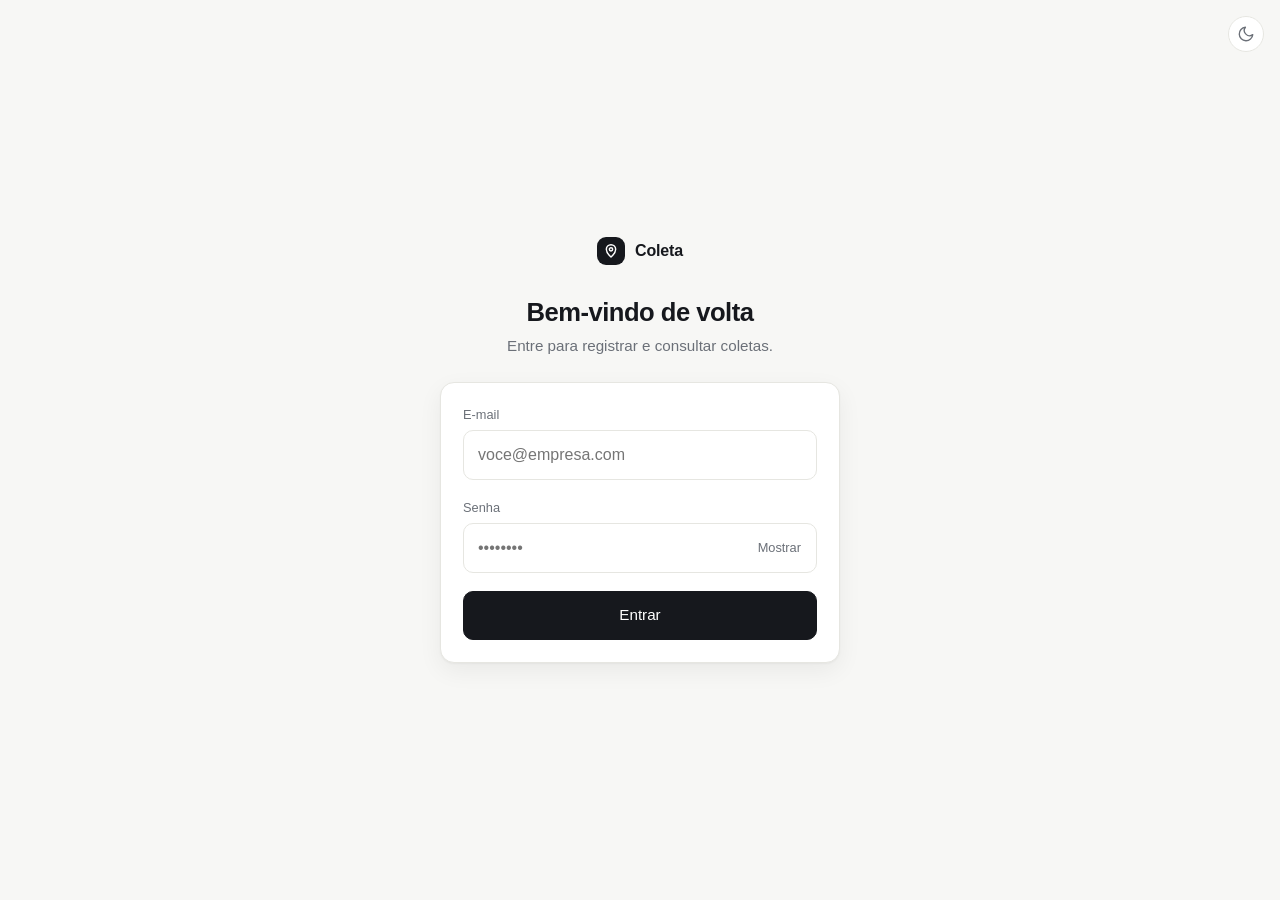
<file: index.html>
<!DOCTYPE html>
<html lang="pt-BR">

<head>
    <meta charset="UTF-8" />
    <meta name="viewport" content="width=device-width, initial-scale=1.0, viewport-fit=cover" />
    <meta name="theme-color" content="#f7f7f5" />
    <title>Entrar · Coleta</title>
    <link rel="manifest" href="manifest.json" />
    <link rel="stylesheet" href="css/style.css" />
    <script src="js/tema.js"></script>
</head>

<body>
    <script>document.write(Tema.botao("flutuante"));</script>
    <main class="login-wrap">
        <div class="login-box">
            <div class="brand">
                <span class="brand-mark"><svg viewBox="0 0 24 24" fill="none" stroke="currentColor" stroke-width="2.2" stroke-linecap="round" stroke-linejoin="round"><path d="M12 21s-7-6.2-7-11.5a7 7 0 0 1 14 0C19 14.800 12 21 12 21z"/><circle cx="12" cy="9.5" r="2.5"/></svg></span>
                Coleta
            </div>
            <h1>Bem-vindo de volta</h1>
            <p class="sub">Entre para registrar e consultar coletas.</p>

            <form id="formLogin" class="card" novalidate>
                <div id="erro" class="erro-msg" hidden></div>
                <div class="campo">
                    <label for="email">E-mail</label>
                    <input type="email" id="email" autocomplete="username" placeholder="voce@empresa.com" required />
                </div>
                <div class="campo">
                    <label for="senha">Senha</label>
                    <div class="pw">
                        <input type="password" id="senha" autocomplete="current-password" placeholder="••••••••" required />
                        <button type="button" id="verSenha">Mostrar</button>
                    </div>
                </div>
                <button type="submit" id="btnEntrar" class="btn primary block">Entrar</button>
            </form>
        </div>
    </main>

    <script src="js/common.js"></script>
    <script src="js/login.js"></script>
</body>

</html>
</file>
<file: css/style.css>
:root {
  color-scheme: light;
  --bg: #f7f7f5;
  --surface: #ffffff;
  --surface-2: #f1f1ee;
  --border: #e6e6e1;
  --text: #16181d;
  --muted: #6b7078;
  --primary: #16181d;
  --primary-text: #ffffff;
  --accent: #0d9488;
  --accent-soft: #e0f4f1;
  --warn: #b45309;
  --warn-soft: #fdf1dc;
  --danger: #b42318;
  --danger-soft: #fde8e6;
  --radius: 14px;
  --shadow: 0 1px 2px rgba(20, 20, 20, .04), 0 8px 24px rgba(20, 20, 20, .06);
  --font: "Inter", -apple-system, BlinkMacSystemFont, "Segoe UI", Roboto, sans-serif;
}

@media (prefers-color-scheme: dark) {
  :root:not([data-theme]) {
    --bg: #0e0f12;
    --surface: #17181c;
    --surface-2: #1f2025;
    --border: #2a2c32;
    --text: #ececea;
    --muted: #8d9199;
    --primary: #ececea;
    --primary-text: #0e0f12;
    --accent: #2dd4bf;
    --accent-soft: #12302d;
    --warn: #f5b14a;
    --warn-soft: #34270f;
    --danger: #ff8a80;
    --danger-soft: #3a1714;
    --shadow: 0 1px 2px rgba(0, 0, 0, .4), 0 8px 24px rgba(0, 0, 0, .35);
  }
}

:root[data-theme="dark"] {
  --bg: #0e0f12;
  --surface: #17181c;
  --surface-2: #1f2025;
  --border: #2a2c32;
  --text: #ececea;
  --muted: #8d9199;
  --primary: #ececea;
  --primary-text: #0e0f12;
  --accent: #2dd4bf;
  --accent-soft: #12302d;
  --warn: #f5b14a;
  --warn-soft: #34270f;
  --danger: #ff8a80;
  --danger-soft: #3a1714;
  --shadow: 0 1px 2px rgba(0, 0, 0, .4), 0 8px 24px rgba(0, 0, 0, .35);
  color-scheme: dark;
}

* { margin: 0; padding: 0; box-sizing: border-box; }

body {
  font-family: var(--font);
  background: var(--bg);
  color: var(--text);
  min-height: 100vh;
  line-height: 1.5;
  -webkit-font-smoothing: antialiased;
}

[hidden] { display: none !important; }

/* ---------- layout ---------- */
.app { max-width: 560px; margin: 0 auto; padding: 0 16px 48px; }
.app.wide { max-width: 1040px; }

.topbar {
  display: flex; align-items: center; justify-content: space-between;
  padding: 20px 0 16px; gap: 12px;
}
.brand { display: flex; align-items: center; gap: 10px; font-weight: 600; letter-spacing: -.01em; }
.brand-mark {
  width: 28px; height: 28px; border-radius: 9px; background: var(--primary);
  display: grid; place-items: center; color: var(--primary-text);
}
.brand-mark svg { width: 16px; height: 16px; }

.nav { display: flex; align-items: center; gap: 4px; }
.nav a, .nav button {
  font: inherit; font-size: .88rem; color: var(--muted); text-decoration: none;
  padding: 7px 12px; border-radius: 999px; border: 0; background: none; cursor: pointer;
}
.nav a:hover, .nav button:hover { background: var(--surface-2); color: var(--text); }
.nav a.ativo { background: var(--surface-2); color: var(--text); font-weight: 500; }

.page-head { margin: 8px 0 24px; }
.page-head h1 { font-size: 1.65rem; letter-spacing: -.02em; font-weight: 600; }
.page-head p { color: var(--muted); font-size: .95rem; margin-top: 2px; }

/* ---------- cards ---------- */
.card {
  background: var(--surface); border: 1px solid var(--border);
  border-radius: var(--radius); box-shadow: var(--shadow); padding: 22px;
}

/* ---------- chips ---------- */
.chip {
  display: inline-flex; align-items: center; gap: 6px; font-size: .75rem; font-weight: 500;
  padding: 4px 10px; border-radius: 999px; background: var(--surface-2); color: var(--muted);
}
.chip::before { content: ""; width: 6px; height: 6px; border-radius: 50%; background: currentColor; }
.chip.online, .chip.enviado { background: var(--accent-soft); color: var(--accent); }
.chip.offline, .chip.pendente { background: var(--warn-soft); color: var(--warn); }

/* ---------- forms ---------- */
.campo { margin-bottom: 18px; }
.campo label, .rotulo {
  display: block; font-size: .8rem; font-weight: 500; color: var(--muted); margin-bottom: 6px;
}
.campo label .opc { font-weight: 400; opacity: .7; }

input[type="text"], input[type="email"], input[type="password"], input[type="date"],
input[type="search"], select, textarea {
  width: 100%; font: inherit; font-size: 1rem; color: var(--text);
  background: var(--surface); border: 1px solid var(--border); border-radius: 10px;
  padding: 12px 14px; transition: border-color .15s, box-shadow .15s;
}
textarea { resize: vertical; min-height: 92px; }
input:focus, select:focus, textarea:focus {
  outline: none; border-color: var(--accent); box-shadow: 0 0 0 3px var(--accent-soft);
}
.grid-2 { display: grid; grid-template-columns: 1fr 1fr; gap: 12px; }
@media (max-width: 480px) { .grid-2 { grid-template-columns: 1fr; } }

/* ---------- buttons ---------- */
.btn {
  font: inherit; font-size: .95rem; font-weight: 500; cursor: pointer;
  display: inline-flex; align-items: center; justify-content: center; gap: 8px;
  padding: 12px 18px; border-radius: 10px; border: 1px solid var(--border);
  background: var(--surface); color: var(--text); text-decoration: none;
  transition: transform .1s, background .15s, opacity .15s;
}
.btn:hover { background: var(--surface-2); }
.btn:active { transform: scale(.98); }
.btn svg { width: 16px; height: 16px; flex: none; }
.btn.primary { background: var(--primary); color: var(--primary-text); border-color: var(--primary); }
.btn.primary:hover { opacity: .88; }
.btn.block { width: 100%; }
.btn:disabled { opacity: .5; cursor: not-allowed; }

/* ---------- localização ---------- */
.geo {
  display: flex; align-items: center; gap: 12px; padding: 12px 14px;
  border: 1px dashed var(--border); border-radius: 10px; background: var(--surface-2);
}
.geo.ok { border-style: solid; border-color: var(--accent); background: var(--accent-soft); }
.geo-info { flex: 1; min-width: 0; font-size: .88rem; }
.geo-info small { display: block; color: var(--muted); font-size: .78rem; }
.geo .btn { padding: 8px 12px; font-size: .85rem; }

/* ---------- fotos ---------- */
.dropzone {
  display: flex; flex-direction: column; align-items: center; gap: 4px; text-align: center;
  padding: 20px; border: 1px dashed var(--border); border-radius: 10px; cursor: pointer;
  color: var(--muted); font-size: .88rem; transition: background .15s, border-color .15s;
}
.dropzone:hover { background: var(--surface-2); border-color: var(--muted); }
.dropzone svg { width: 22px; height: 22px; }
.dropzone input { display: none; }
.preview { display: flex; flex-wrap: wrap; gap: 8px; margin-top: 10px; }
.preview .thumb { position: relative; }
.preview img { width: 72px; height: 72px; object-fit: cover; border-radius: 10px; border: 1px solid var(--border); display: block; }
.preview .thumb button {
  position: absolute; top: -6px; right: -6px; width: 20px; height: 20px; border-radius: 50%;
  border: 0; background: var(--primary); color: var(--primary-text); font-size: 12px; cursor: pointer; line-height: 1;
}

/* ---------- sincronização ---------- */
.sync {
  margin-top: 20px; display: flex; align-items: center; justify-content: space-between; gap: 12px;
  padding: 14px 18px; border-radius: var(--radius); border: 1px solid var(--border); background: var(--surface);
  font-size: .9rem; color: var(--muted);
}
.sync strong { color: var(--text); }

/* ---------- toast ---------- */
.toast {
  position: fixed; left: 50%; bottom: 24px; transform: translate(-50%, 20px); opacity: 0;
  background: var(--primary); color: var(--primary-text); padding: 11px 18px; border-radius: 999px;
  font-size: .88rem; box-shadow: var(--shadow); pointer-events: none; transition: all .25s; z-index: 50;
  max-width: calc(100vw - 32px);
}
.toast.show { opacity: 1; transform: translate(-50%, 0); }
.toast.erro { background: var(--danger); color: #fff; }

/* ---------- login ---------- */
.login-wrap { min-height: 100vh; display: grid; place-items: center; padding: 24px 16px; }
.login-box { width: 100%; max-width: 400px; }
.login-box .brand { justify-content: center; margin-bottom: 28px; }
.login-box h1 { font-size: 1.6rem; letter-spacing: -.02em; font-weight: 600; text-align: center; }
.login-box .sub { text-align: center; color: var(--muted); margin: 4px 0 24px; font-size: .95rem; }
.erro-msg { color: var(--danger); background: var(--danger-soft); padding: 10px 12px; border-radius: 10px; font-size: .86rem; margin-bottom: 16px; }
.pw { position: relative; }
.pw button {
  position: absolute; right: 8px; top: 50%; transform: translateY(-50%); border: 0; background: none;
  color: var(--muted); font: inherit; font-size: .8rem; cursor: pointer; padding: 6px 8px;
}

/* ---------- relatório ---------- */
.stats { display: grid; grid-template-columns: repeat(4, 1fr); gap: 12px; margin-bottom: 20px; }
@media (max-width: 720px) { .stats { grid-template-columns: repeat(2, 1fr); } }
.stat { background: var(--surface); border: 1px solid var(--border); border-radius: var(--radius); padding: 16px 18px; }
.stat span { font-size: .78rem; color: var(--muted); }
.stat strong { display: block; font-size: 1.7rem; font-weight: 600; letter-spacing: -.02em; margin-top: 2px; }

.filtros { display: grid; grid-template-columns: 2fr 1fr 1fr 1fr auto; gap: 10px; margin-bottom: 16px; align-items: center; }
@media (max-width: 860px) { .filtros { grid-template-columns: 1fr 1fr; } .filtros input[type="search"] { grid-column: 1 / -1; } }
.filtros input, .filtros select { padding: 10px 12px; font-size: .9rem; }

.tabela-wrap { overflow-x: auto; padding: 0; }
table { width: 100%; border-collapse: collapse; font-size: .9rem; }
th { text-align: left; font-weight: 500; font-size: .76rem; color: var(--muted); padding: 12px 16px; border-bottom: 1px solid var(--border); white-space: nowrap; }
td { padding: 14px 16px; border-bottom: 1px solid var(--border); vertical-align: middle; }
tbody tr:last-child td { border-bottom: 0; }
tbody tr:hover { background: var(--surface-2); }
td .sub { display: block; color: var(--muted); font-size: .78rem; }
td a { color: var(--accent); text-decoration: none; }
td a:hover { text-decoration: underline; }
.vazio { padding: 56px 16px; text-align: center; color: var(--muted); }
.vazio strong { display: block; color: var(--text); margin-bottom: 4px; }
.acoes-linha { display: flex; gap: 8px; }
.btn.sm { padding: 8px 12px; font-size: .82rem; }

/* ---------- detalhe (modal) ---------- */
.modal {
  position: fixed; inset: 0; z-index: 40; background: rgba(15, 15, 15, .45);
  display: flex; align-items: flex-end; justify-content: center; padding: 0; overflow-y: auto;
}
@media (min-width: 640px) { .modal { align-items: center; padding: 32px 16px; } }
.modal-card {
  width: 100%; max-width: 680px; max-height: 100%; overflow-y: auto;
  background: var(--surface); border: 1px solid var(--border); box-shadow: var(--shadow);
  border-radius: var(--radius) var(--radius) 0 0; padding: 22px;
}
@media (min-width: 640px) { .modal-card { border-radius: var(--radius); } }
.modal-head { display: flex; justify-content: space-between; align-items: flex-start; gap: 12px; margin-bottom: 18px; }
.modal-head h2 { font-size: 1.3rem; letter-spacing: -.02em; font-weight: 600; margin-bottom: 6px; }
.modal-card h3 { font-size: .78rem; font-weight: 500; color: var(--muted); margin: 22px 0 8px; }
.det-campos { display: grid; grid-template-columns: 1fr 1fr; gap: 14px 16px; }
@media (max-width: 480px) { .det-campos { grid-template-columns: 1fr; } }
.det-campos dt { font-size: .76rem; color: var(--muted); }
.det-campos dd { font-size: .95rem; }
.det-campos a { color: var(--accent); text-decoration: none; }
.det-campos small { color: var(--muted); }
.det-parecer { white-space: pre-wrap; background: var(--surface-2); border-radius: 10px; padding: 12px 14px; font-size: .95rem; }
.det-fotos { display: grid; grid-template-columns: repeat(auto-fill, minmax(140px, 1fr)); gap: 10px; }
.det-fotos img { width: 100%; aspect-ratio: 4 / 3; object-fit: cover; border-radius: 10px; border: 1px solid var(--border); cursor: zoom-in; }
.sem-fotos { color: var(--muted); font-size: .9rem; }
.zoom {
  position: fixed; inset: 0; z-index: 60; background: rgba(0, 0, 0, .88);
  display: grid; place-items: center; padding: 16px; cursor: zoom-out;
}
.zoom img { max-width: 100%; max-height: 100%; border-radius: 8px; }

/* ---------- detalhe: melhorias, ações e impressão ---------- */
.modal-head { position: sticky; top: -22px; z-index: 1; background: var(--surface); margin: -22px -22px 18px; padding: 22px 22px 14px; border-bottom: 1px solid var(--border); }
.btn-x { width: 34px; height: 34px; border-radius: 50%; border: 0; background: var(--surface-2); color: var(--text); font-size: 1.3rem; line-height: 1; cursor: pointer; flex: none; }
.btn-x:hover { opacity: .75; }
.modal-acoes { display: flex; gap: 10px; margin-top: 24px; padding-top: 18px; border-top: 1px solid var(--border); }
.modal-acoes .btn { flex: 1; }
.btn.whats { background: #1fa855; border-color: #1fa855; color: #fff; }
.btn.whats:hover { background: #198f48; }

@media print {
  :root { --bg: #fff; --surface: #fff; --surface-2: #f3f3f1; --border: #ddd; --text: #000; --muted: #555; --accent: #0d6f66; --accent-soft: #e0f4f1; --warn: #8a4300; --warn-soft: #fdf1dc; }
  body > *:not(#modal) { display: none !important; }
  .no-print { display: none !important; }
  .modal { position: static; display: block; background: none; padding: 0; overflow: visible; }
  .modal-card { max-width: none; max-height: none; overflow: visible; border: 0; box-shadow: none; padding: 0; border-radius: 0; }
  .modal-head { position: static; margin: 0 0 16px; padding: 0 0 12px; }
  .det-fotos { grid-template-columns: repeat(3, 1fr); }
  .det-fotos img { break-inside: avoid; }
}

/* ---------- mobile: relatório em cartões ---------- */
@media (max-width: 720px) {
  .app { padding: 0 14px 40px; }
  .nav a, .nav button { padding: 7px 10px; }

  .filtros { grid-template-columns: 1fr 1fr; }
  .filtros #btnPdf { grid-column: 1 / -1; }
  .filtros input[type="date"] { min-width: 0; }

  .card.tabela-wrap { background: none; border: 0; box-shadow: none; overflow: visible; }
  table, tbody { display: block; }
  thead { display: none; }

  tbody tr {
    display: grid; grid-template-columns: 1fr auto; gap: 4px 12px; align-items: center;
    background: var(--surface); border: 1px solid var(--border); border-radius: var(--radius);
    box-shadow: var(--shadow); padding: 16px; margin-bottom: 12px;
  }
  tbody tr:hover { background: var(--surface); }
  td { display: block; padding: 0; border: 0; }

  .c-unidade { grid-column: 1; grid-row: 1; font-weight: 600; font-size: 1.05rem; letter-spacing: -.01em; }
  .c-status { grid-column: 2; grid-row: 1; justify-self: end; }
  .c-cidade { grid-column: 1 / -1; grid-row: 2; color: var(--muted); font-size: .9rem; }
  .c-data { grid-column: 1; grid-row: 3; font-size: .85rem; margin-top: 6px; }
  .c-data .sub { display: inline; margin-left: 6px; }
  .c-local { grid-column: 2; grid-row: 3; justify-self: end; font-size: .82rem; margin-top: 6px; }
  .c-acoes { grid-column: 1 / -1; grid-row: 4; margin-top: 12px; }
  .acoes-linha .btn { flex: 1; padding: 10px 12px; font-size: .88rem; }

  .vazio { background: var(--surface); border: 1px solid var(--border); border-radius: var(--radius); }
}

/* ---------- rodapé: barra de navegação inferior (mobile) ---------- */
.bottom-nav { display: none; }

@media (max-width: 720px) {
  .topbar .nav { display: none; }
  .app { padding-bottom: calc(96px + env(safe-area-inset-bottom)); }

  .bottom-nav {
    display: grid; grid-template-columns: repeat(3, 1fr); gap: 4px;
    position: fixed; left: 12px; right: 12px; bottom: calc(10px + env(safe-area-inset-bottom)); z-index: 30;
    padding: 6px; border-radius: 20px; border: 1px solid var(--border);
    background: color-mix(in srgb, var(--surface) 88%, transparent);
    -webkit-backdrop-filter: blur(14px); backdrop-filter: blur(14px);
    box-shadow: 0 8px 28px rgba(20, 20, 20, .14);
  }
  .bottom-nav a, .bottom-nav button {
    display: flex; flex-direction: column; align-items: center; gap: 2px;
    padding: 8px 4px; border: 0; border-radius: 14px; background: none; cursor: pointer;
    font: inherit; font-size: .72rem; font-weight: 500; color: var(--muted); text-decoration: none;
    -webkit-tap-highlight-color: transparent; transition: background .15s, color .15s;
  }
  .bottom-nav svg { width: 22px; height: 22px; }
  .bottom-nav a.ativo { background: var(--surface-2); color: var(--text); }
  .bottom-nav a:active, .bottom-nav button:active { background: var(--surface-2); }

  .toast { bottom: calc(92px + env(safe-area-inset-bottom)); }
  .modal { z-index: 45; }
}

@media print { .bottom-nav { display: none !important; } }

/* ---------- alternar tema ---------- */
.btn-tema {
  width: 36px; height: 36px; border-radius: 50%; border: 1px solid var(--border); background: var(--surface);
  color: var(--muted); display: grid; place-items: center; cursor: pointer; flex: none;
  transition: background .15s, color .15s;
}
.btn-tema:hover { background: var(--surface-2); color: var(--text); }
.btn-tema svg { width: 18px; height: 18px; }
.btn-tema .i-sol { display: none; }
:root[data-theme="dark"] .btn-tema .i-sol { display: block; }
:root[data-theme="dark"] .btn-tema .i-lua { display: none; }
.topbar-dir { display: flex; align-items: center; gap: 8px; }
.btn-tema.flutuante { position: fixed; top: 16px; right: 16px; z-index: 20; }
@media print { .btn-tema { display: none !important; } }
</file>
